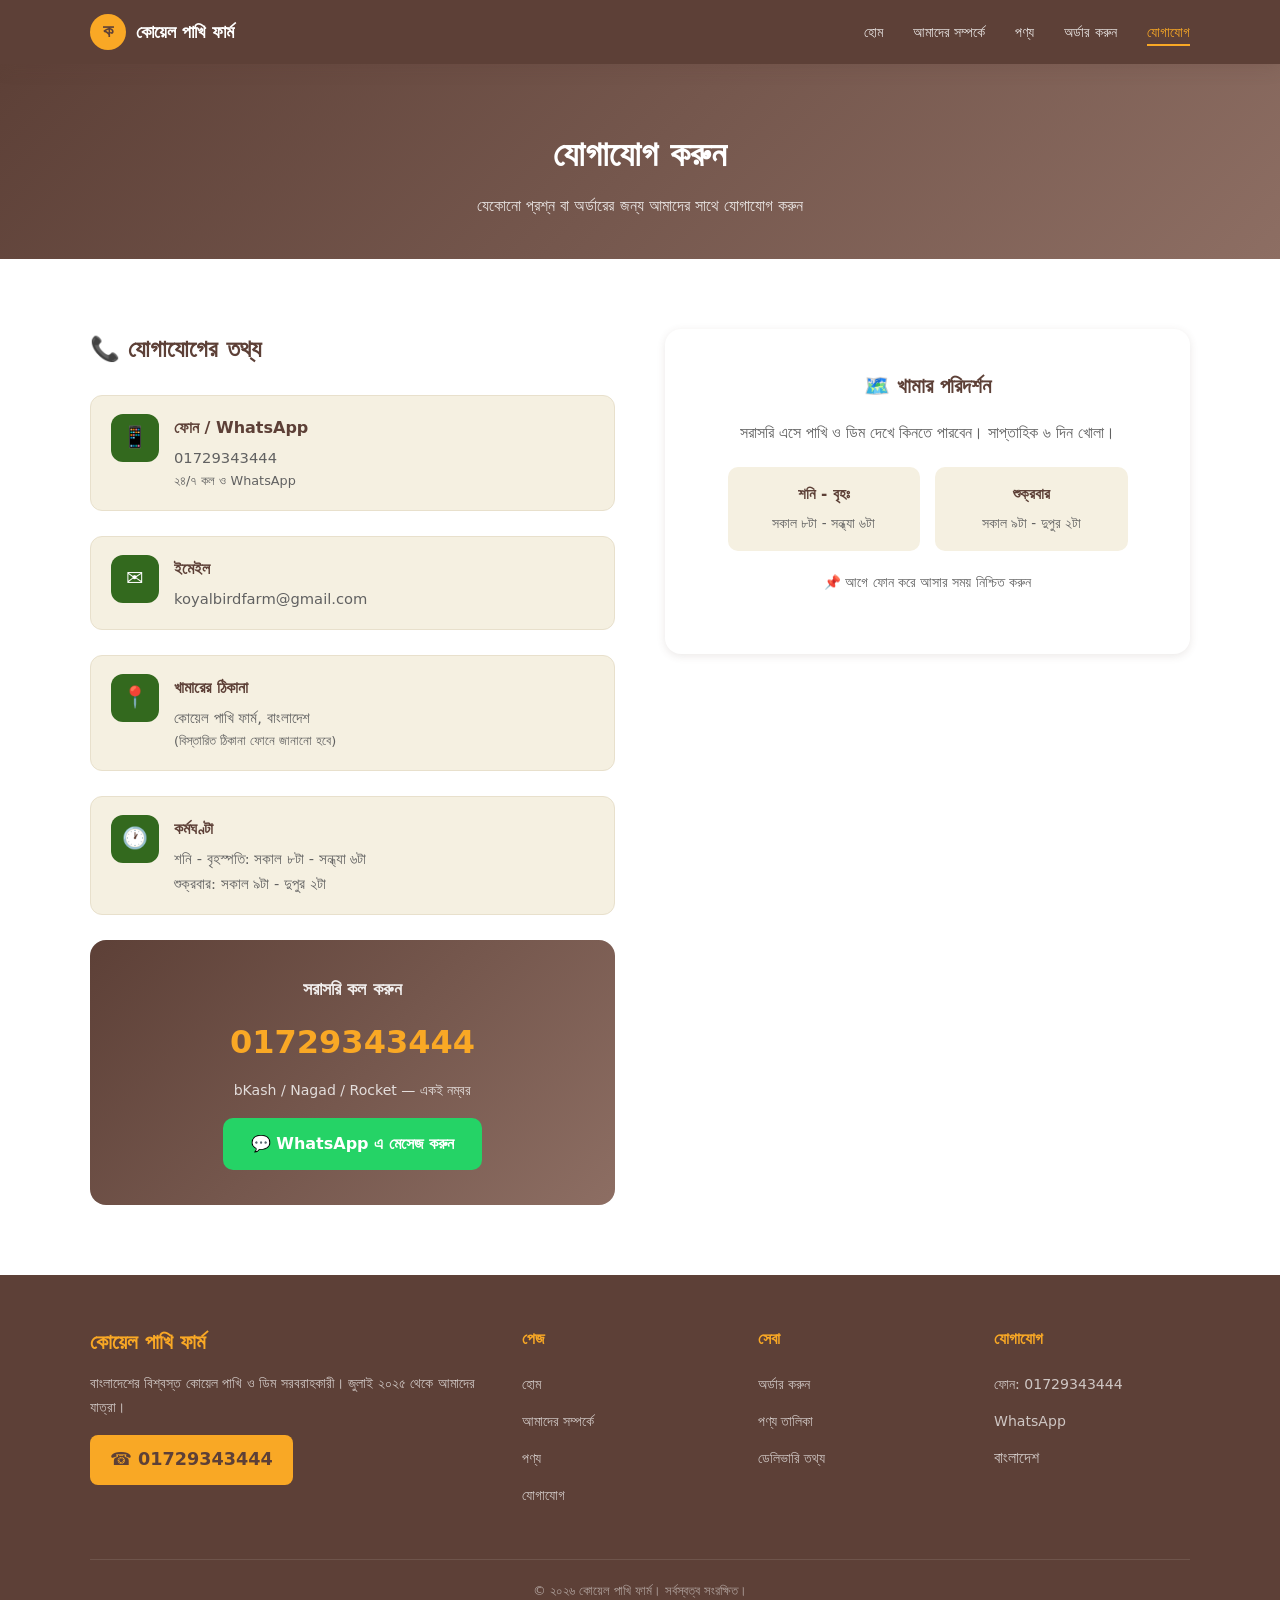
<file: contact.html>
<!DOCTYPE html>
<html lang="bn">
<head>
    <meta charset="UTF-8">
    <meta name="viewport" content="width=device-width, initial-scale=1.0">
    <title>যোগাযোগ - কোয়েল পাখি ফার্ম</title>
    <meta name="description" content="কোয়েল পাখি ফার্মের সাথে যোগাযোগ করুন। ফোন, WhatsApp, বা সরাসরি খামারে আসুন।">
    <link rel="stylesheet" href="style.css">
    <style>
        .page-header {
            background: linear-gradient(135deg, var(--soil) 0%, var(--soil-light) 100%);
            padding: 60px 0 40px;
            text-align: center;
            color: var(--white);
        }
        .page-header h1 {
            font-size: 2.2rem;
            font-weight: 700;
        }
        .page-header p {
            opacity: 0.85;
            margin-top: 8px;
        }

        .contact-section {
            background: var(--white);
        }
        .contact-grid {
            display: grid;
            grid-template-columns: 1fr 1fr;
            gap: 50px;
            align-items: start;
        }

        .contact-info h2 {
            font-size: 1.5rem;
            color: var(--soil);
            margin-bottom: 25px;
        }
        .contact-item {
            display: flex;
            align-items: flex-start;
            gap: 15px;
            margin-bottom: 25px;
            padding: 18px 20px;
            background: var(--egg);
            border-radius: 12px;
            border: 1px solid var(--egg-dark);
            transition: transform 0.2s;
        }
        .contact-item:hover {
            transform: translateX(5px);
        }
        .contact-icon {
            width: 48px;
            height: 48px;
            background: var(--leaf);
            border-radius: 12px;
            display: flex;
            align-items: center;
            justify-content: center;
            color: var(--white);
            font-size: 1.3rem;
            flex-shrink: 0;
        }
        .contact-detail h4 {
            font-size: 1rem;
            color: var(--soil);
            margin-bottom: 4px;
        }
        .contact-detail p, .contact-detail a {
            color: var(--gray);
            font-size: 0.92rem;
        }
        .contact-detail a:hover {
            color: var(--leaf);
        }

        .big-phone {
            background: linear-gradient(135deg, var(--soil) 0%, var(--soil-light) 100%);
            color: var(--white);
            padding: 35px 30px;
            border-radius: 16px;
            text-align: center;
            margin-top: 20px;
        }
        .big-phone h3 {
            font-size: 1.1rem;
            opacity: 0.9;
            margin-bottom: 10px;
        }
        .big-phone .number {
            font-size: 2rem;
            font-weight: 800;
            color: var(--gold);
            display: block;
            margin: 10px 0;
        }
        .big-phone p {
            font-size: 0.88rem;
            opacity: 0.8;
        }
        .wa-btn {
            display: inline-flex;
            align-items: center;
            gap: 8px;
            background: #25d366;
            color: var(--white);
            padding: 12px 28px;
            border-radius: 10px;
            font-weight: 600;
            margin-top: 15px;
            transition: transform 0.2s;
        }
        .wa-btn:hover {
            transform: translateY(-2px);
            color: var(--white);
        }

        .map-section {
            background: var(--egg);
        }
        .map-box {
            background: var(--white);
            padding: 40px;
            border-radius: 16px;
            text-align: center;
            box-shadow: var(--shadow);
        }
        .map-box h3 {
            color: var(--soil);
            font-size: 1.3rem;
            margin-bottom: 15px;
        }
        .map-box p {
            color: var(--gray);
            margin-bottom: 20px;
        }
        .hours-grid {
            display: grid;
            grid-template-columns: 1fr 1fr;
            gap: 15px;
            max-width: 400px;
            margin: 0 auto;
        }
        .hour-item {
            background: var(--egg);
            padding: 15px;
            border-radius: 10px;
        }
        .hour-item h5 {
            color: var(--soil);
            font-size: 0.95rem;
            margin-bottom: 5px;
        }
        .hour-item p {
            font-size: 0.85rem;
            margin: 0;
        }

        @media (max-width: 768px) {
            .contact-grid { grid-template-columns: 1fr; }
            .hours-grid { grid-template-columns: 1fr; }
        }
    </style>
</head>
<body>
    <nav class="nav">
        <div class="nav-inner">
            <a href="index.html" class="nav-logo">
                <div class="nav-logo-icon">ক</div>
                <span>কোয়েল পাখি ফার্ম</span>
            </a>
            <ul class="nav-links" id="navLinks">
                <li><a href="index.html">হোম</a></li>
                <li><a href="about.html">আমাদের সম্পর্কে</a></li>
                <li><a href="products.html">পণ্য</a></li>
                <li><a href="order.html">অর্ডার করুন</a></li>
                <li><a href="contact.html" class="active">যোগাযোগ</a></li>
            </ul>
            <button class="nav-mobile-btn" onclick="toggleMenu()">&#9776;</button>
        </div>
    </nav>

    <div class="page-header">
        <div class="container">
            <h1>যোগাযোগ করুন</h1>
            <p>যেকোনো প্রশ্ন বা অর্ডারের জন্য আমাদের সাথে যোগাযোগ করুন</p>
        </div>
    </div>

    <section class="contact-section section">
        <div class="container">
            <div class="contact-grid">
                <div class="contact-info">
                    <h2>📞 যোগাযোগের তথ্য</h2>

                    <div class="contact-item">
                        <div class="contact-icon">📱</div>
                        <div class="contact-detail">
                            <h4>ফোন / WhatsApp</h4>
                            <p><a href="tel:01729343444">01729343444</a></p>
                            <p style="font-size:0.8rem;color:var(--gray);">২৪/৭ কল ও WhatsApp</p>
                        </div>
                    </div>

                    <div class="contact-item">
                        <div class="contact-icon">✉️</div>
                        <div class="contact-detail">
                            <h4>ইমেইল</h4>
                            <p><a href="mailto:koyalbirdfarm@gmail.com">koyalbirdfarm@gmail.com</a></p>
                        </div>
                    </div>

                    <div class="contact-item">
                        <div class="contact-icon">📍</div>
                        <div class="contact-detail">
                            <h4>খামারের ঠিকানা</h4>
                            <p>কোয়েল পাখি ফার্ম, বাংলাদেশ</p>
                            <p style="font-size:0.8rem;">(বিস্তারিত ঠিকানা ফোনে জানানো হবে)</p>
                        </div>
                    </div>

                    <div class="contact-item">
                        <div class="contact-icon">🕐</div>
                        <div class="contact-detail">
                            <h4>কর্মঘণ্টা</h4>
                            <p>শনি - বৃহস্পতি: সকাল ৮টা - সন্ধ্যা ৬টা</p>
                            <p>শুক্রবার: সকাল ৯টা - দুপুর ২টা</p>
                        </div>
                    </div>

                    <div class="big-phone">
                        <h3>সরাসরি কল করুন</h3>
                        <span class="number">01729343444</span>
                        <p>bKash / Nagad / Rocket — একই নম্বর</p>
                        <a href="https://wa.me/8801729343444" class="wa-btn" target="_blank">
                            💬 WhatsApp এ মেসেজ করুন
                        </a>
                    </div>
                </div>

                <div>
                    <div class="map-box">
                        <h3>🗺️ খামার পরিদর্শন</h3>
                        <p>সরাসরি এসে পাখি ও ডিম দেখে কিনতে পারবেন। সাপ্তাহিক ৬ দিন খোলা।</p>
                        <div class="hours-grid">
                            <div class="hour-item">
                                <h5>শনি - বৃহঃ</h5>
                                <p>সকাল ৮টা - সন্ধ্যা ৬টা</p>
                            </div>
                            <div class="hour-item">
                                <h5>শুক্রবার</h5>
                                <p>সকাল ৯টা - দুপুর ২টা</p>
                            </div>
                        </div>
                        <p style="margin-top:20px;font-size:0.85rem;color:var(--gray);">
                            📌 আগে ফোন করে আসার সময় নিশ্চিত করুন
                        </p>
                    </div>
                </div>
            </div>
        </div>
    </section>

    <footer class="footer">
        <div class="container">
            <div class="footer-grid">
                <div class="footer-brand">
                    <h3>কোয়েল পাখি ফার্ম</h3>
                    <p>বাংলাদেশের বিশ্বস্ত কোয়েল পাখি ও ডিম সরবরাহকারী। জুলাই ২০২৫ থেকে আমাদের যাত্রা।</p>
                    <div class="footer-phone">&#9742; 01729343444</div>
                </div>
                <div class="footer-links">
                    <h4>পেজ</h4>
                    <ul>
                        <li><a href="index.html">হোম</a></li>
                        <li><a href="about.html">আমাদের সম্পর্কে</a></li>
                        <li><a href="products.html">পণ্য</a></li>
                        <li><a href="contact.html">যোগাযোগ</a></li>
                    </ul>
                </div>
                <div class="footer-links">
                    <h4>সেবা</h4>
                    <ul>
                        <li><a href="order.html">অর্ডার করুন</a></li>
                        <li><a href="products.html">পণ্য তালিকা</a></li>
                        <li><a href="contact.html">ডেলিভারি তথ্য</a></li>
                    </ul>
                </div>
                <div class="footer-links">
                    <h4>যোগাযোগ</h4>
                    <ul>
                        <li><a href="tel:01729343444">ফোন: 01729343444</a></li>
                        <li><a href="https://wa.me/8801729343444" target="_blank">WhatsApp</a></li>
                        <li>বাংলাদেশ</li>
                    </ul>
                </div>
            </div>
            <div class="footer-bottom">
                <p>&copy; ২০২৬ কোয়েল পাখি ফার্ম। সর্বস্বত্ব সংরক্ষিত।</p>
            </div>
        </div>
    </footer>

    <script>
        function toggleMenu() {
            document.getElementById('navLinks').classList.toggle('show');
        }
        document.querySelectorAll('.nav-links a').forEach(a => {
            a.addEventListener('click', () => {
                document.getElementById('navLinks').classList.remove('show');
            });
        });
        document.addEventListener('contextmenu', e => {
            if (e.target.tagName === 'IMG') e.preventDefault();
        });
    </script>
</body>
</html>
</file>
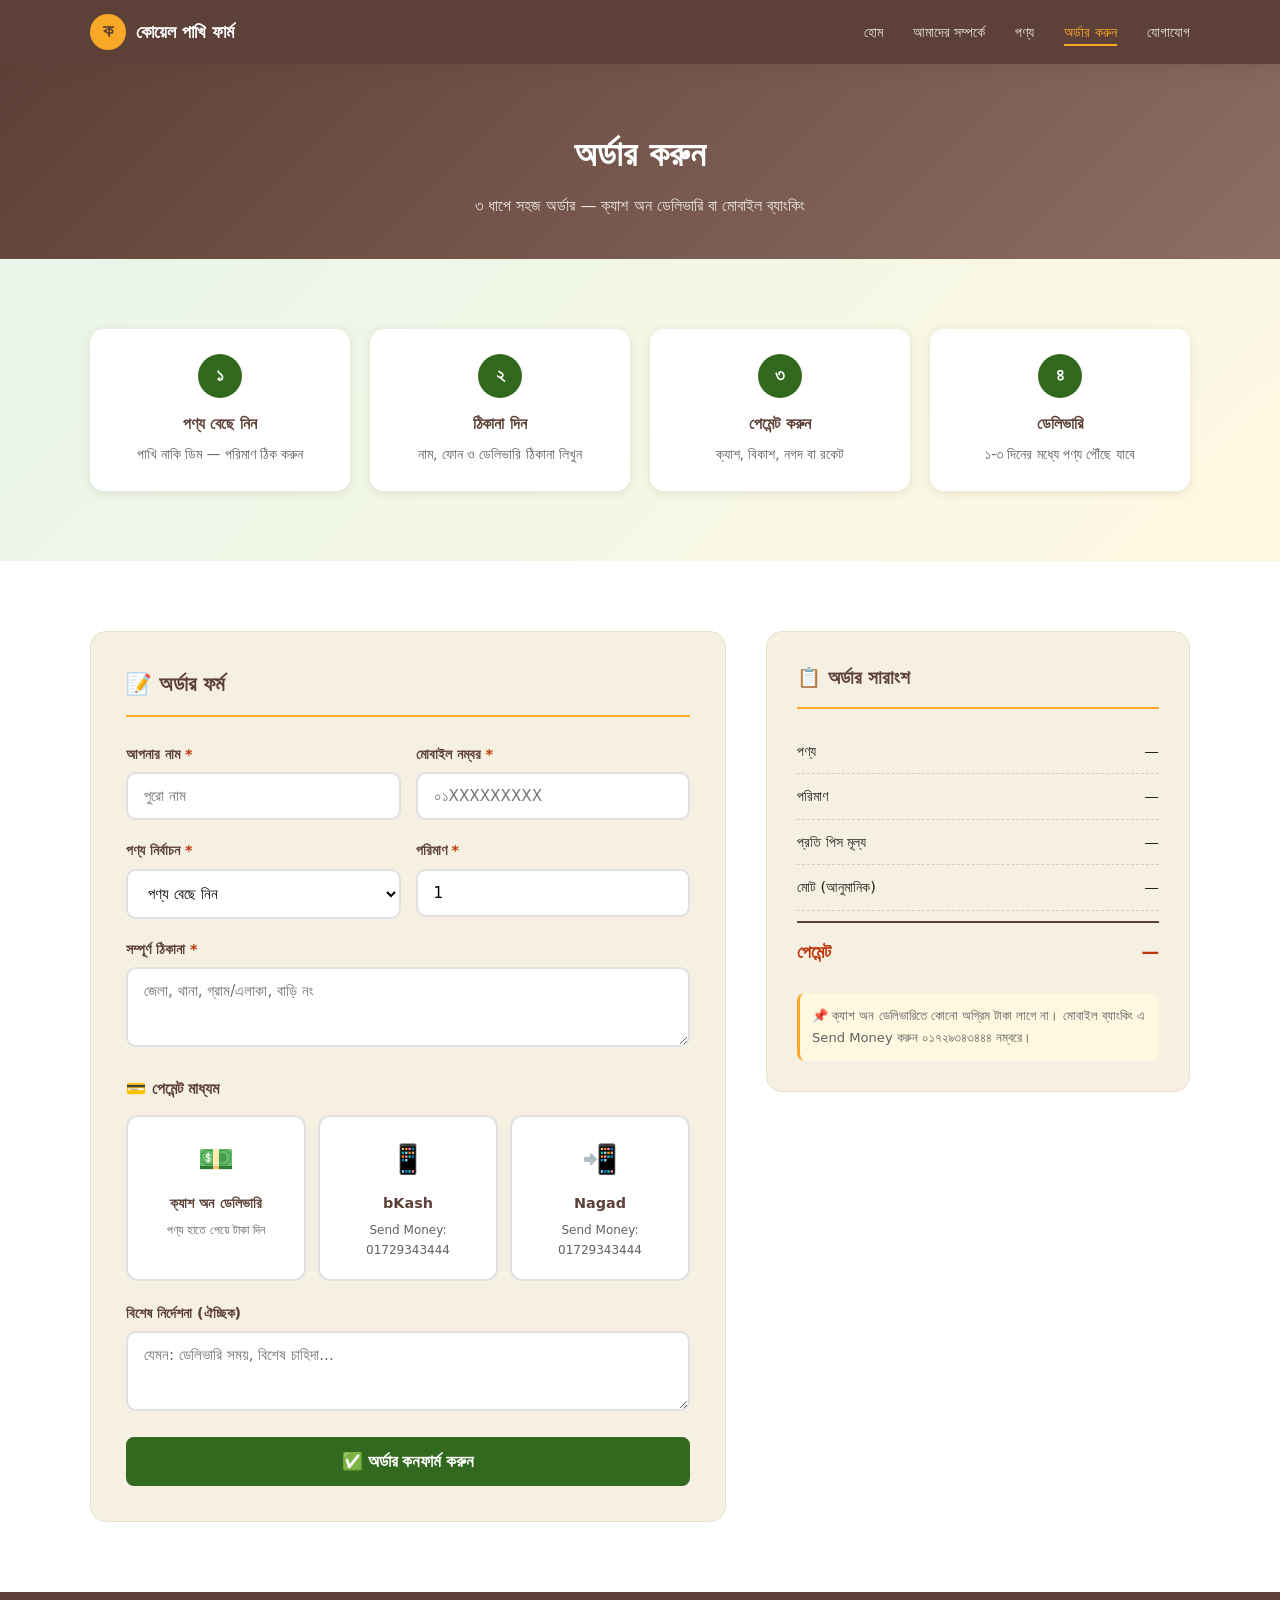
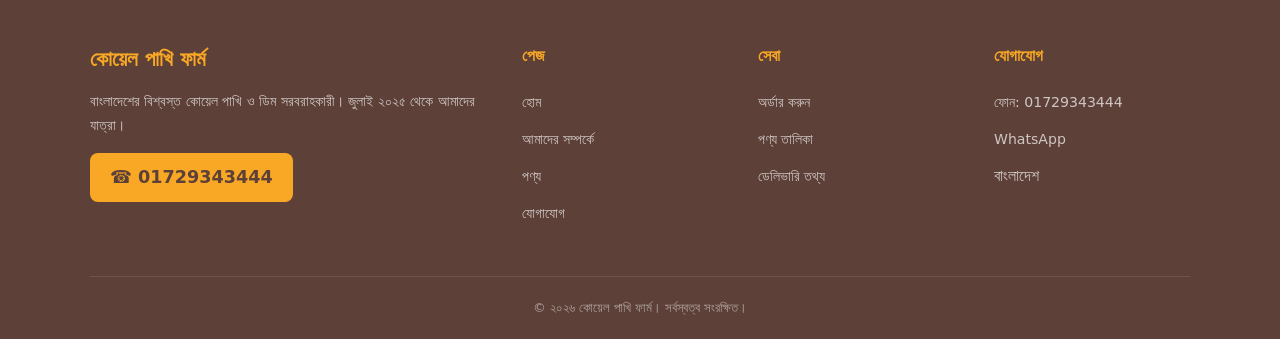
<file: order.html>
<!DOCTYPE html>
<html lang="bn">
<head>
    <meta charset="UTF-8">
    <meta name="viewport" content="width=device-width, initial-scale=1.0">
    <title>অর্ডার করুন - কোয়েল পাখি ফার্ম</title>
    <meta name="description" content="সহজ অর্ডার প্রক্রিয়া। ক্যাশ অন ডেলিভারি বা মোবাইল ব্যাংকিং।">
    <link rel="stylesheet" href="style.css">
    <style>
        .page-header {
            background: linear-gradient(135deg, var(--soil) 0%, var(--soil-light) 100%);
            padding: 60px 0 40px;
            text-align: center;
            color: var(--white);
        }
        .page-header h1 {
            font-size: 2.2rem;
            font-weight: 700;
        }
        .page-header p {
            opacity: 0.85;
            margin-top: 8px;
        }

        .order-section {
            background: var(--white);
        }
        .order-grid {
            display: grid;
            grid-template-columns: 1.2fr 0.8fr;
            gap: 40px;
            align-items: start;
        }

        /* Form */
        .order-form {
            background: var(--egg);
            padding: 35px;
            border-radius: 16px;
            border: 1px solid var(--egg-dark);
        }
        .form-title {
            font-size: 1.3rem;
            color: var(--soil);
            margin-bottom: 25px;
            padding-bottom: 12px;
            border-bottom: 2px solid var(--gold);
        }
        .form-group {
            margin-bottom: 18px;
        }
        .form-group label {
            display: block;
            margin-bottom: 6px;
            font-weight: 600;
            font-size: 0.9rem;
            color: var(--soil);
        }
        .form-group label .req {
            color: var(--rust);
        }
        .form-group input,
        .form-group select,
        .form-group textarea {
            width: 100%;
            padding: 13px 16px;
            border: 2px solid #e0e0e0;
            border-radius: 10px;
            font-family: inherit;
            font-size: 0.95rem;
            background: var(--white);
            transition: border-color 0.2s;
        }
        .form-group input:focus,
        .form-group select:focus,
        .form-group textarea:focus {
            outline: none;
            border-color: var(--leaf);
        }
        .form-group textarea {
            resize: vertical;
            min-height: 80px;
        }
        .form-row {
            display: grid;
            grid-template-columns: 1fr 1fr;
            gap: 15px;
        }

        /* Payment Methods */
        .payment-box {
            margin: 20px 0;
        }
        .payment-box h4 {
            font-size: 1rem;
            color: var(--soil);
            margin-bottom: 12px;
        }
        .pay-options {
            display: grid;
            grid-template-columns: repeat(3, 1fr);
            gap: 12px;
        }
        .pay-option {
            background: var(--white);
            border: 2px solid #e0e0e0;
            border-radius: 12px;
            padding: 18px 12px;
            text-align: center;
            cursor: pointer;
            transition: all 0.25s;
        }
        .pay-option:hover {
            border-color: var(--leaf);
        }
        .pay-option.active {
            border-color: var(--leaf);
            background: #e8f5e9;
            box-shadow: 0 0 0 3px rgba(51,105,30,0.1);
        }
        .pay-option .pay-icon {
            font-size: 1.8rem;
            margin-bottom: 8px;
        }
        .pay-option h5 {
            font-size: 0.9rem;
            color: var(--soil);
            margin-bottom: 4px;
        }
        .pay-option p {
            font-size: 0.75rem;
            color: var(--gray);
        }

        /* Order Summary */
        .summary-box {
            background: var(--egg);
            padding: 30px;
            border-radius: 16px;
            border: 1px solid var(--egg-dark);
            position: sticky;
            top: 90px;
        }
        .summary-box h3 {
            font-size: 1.2rem;
            color: var(--soil);
            margin-bottom: 20px;
            padding-bottom: 12px;
            border-bottom: 2px solid var(--gold);
        }
        .summary-item {
            display: flex;
            justify-content: space-between;
            padding: 10px 0;
            border-bottom: 1px dashed #d7ccc8;
            font-size: 0.9rem;
        }
        .summary-item.total {
            border-bottom: none;
            border-top: 2px solid var(--soil);
            margin-top: 10px;
            padding-top: 15px;
            font-weight: 700;
            font-size: 1.1rem;
            color: var(--rust);
        }
        .summary-note {
            font-size: 0.82rem;
            color: var(--gray);
            margin-top: 15px;
            padding: 12px;
            background: var(--warm);
            border-radius: 8px;
            border-left: 3px solid var(--gold);
        }

        /* Steps */
        .steps {
            background: linear-gradient(135deg, #e8f5e9 0%, var(--warm) 100%);
        }
        .steps-grid {
            display: grid;
            grid-template-columns: repeat(4, 1fr);
            gap: 20px;
        }
        .step-card {
            background: var(--white);
            padding: 25px 20px;
            border-radius: 14px;
            text-align: center;
            box-shadow: var(--shadow);
        }
        .step-num {
            width: 44px;
            height: 44px;
            background: var(--leaf);
            color: var(--white);
            border-radius: 50%;
            display: flex;
            align-items: center;
            justify-content: center;
            font-weight: 700;
            font-size: 1.1rem;
            margin: 0 auto 12px;
        }
        .step-card h4 {
            font-size: 1rem;
            color: var(--soil);
            margin-bottom: 6px;
        }
        .step-card p {
            font-size: 0.85rem;
            color: var(--gray);
        }

        /* Success Modal */
        .modal-overlay {
            display: none;
            position: fixed;
            top: 0; left: 0; right: 0; bottom: 0;
            background: rgba(0,0,0,0.6);
            z-index: 2000;
            align-items: center;
            justify-content: center;
        }
        .modal-overlay.show {
            display: flex;
        }
        .modal-box {
            background: var(--white);
            padding: 40px 35px;
            border-radius: 20px;
            max-width: 420px;
            text-align: center;
            box-shadow: 0 20px 60px rgba(0,0,0,0.3);
            animation: popIn 0.3s ease;
        }
        @keyframes popIn {
            from { transform: scale(0.9); opacity: 0; }
            to { transform: scale(1); opacity: 1; }
        }
        .modal-box .icon {
            font-size: 3rem;
            margin-bottom: 15px;
        }
        .modal-box h3 {
            font-size: 1.4rem;
            color: var(--soil);
            margin-bottom: 10px;
        }
        .modal-box p {
            color: var(--gray);
            font-size: 0.92rem;
            margin-bottom: 20px;
        }
        .modal-box .btn {
            margin: 5px;
        }

        @media (max-width: 768px) {
            .order-grid { grid-template-columns: 1fr; }
            .summary-box { position: static; }
            .form-row { grid-template-columns: 1fr; }
            .pay-options { grid-template-columns: 1fr; }
            .steps-grid { grid-template-columns: repeat(2, 1fr); }
        }
    </style>
</head>
<body>
    <nav class="nav">
        <div class="nav-inner">
            <a href="index.html" class="nav-logo">
                <div class="nav-logo-icon">ক</div>
                <span>কোয়েল পাখি ফার্ম</span>
            </a>
            <ul class="nav-links" id="navLinks">
                <li><a href="index.html">হোম</a></li>
                <li><a href="about.html">আমাদের সম্পর্কে</a></li>
                <li><a href="products.html">পণ্য</a></li>
                <li><a href="order.html" class="active">অর্ডার করুন</a></li>
                <li><a href="contact.html">যোগাযোগ</a></li>
            </ul>
            <button class="nav-mobile-btn" onclick="toggleMenu()">&#9776;</button>
        </div>
    </nav>

    <div class="page-header">
        <div class="container">
            <h1>অর্ডার করুন</h1>
            <p>৩ ধাপে সহজ অর্ডার — ক্যাশ অন ডেলিভারি বা মোবাইল ব্যাংকিং</p>
        </div>
    </div>

    <!-- Steps -->
    <section class="steps section">
        <div class="container">
            <div class="steps-grid">
                <div class="step-card">
                    <div class="step-num">১</div>
                    <h4>পণ্য বেছে নিন</h4>
                    <p>পাখি নাকি ডিম — পরিমাণ ঠিক করুন</p>
                </div>
                <div class="step-card">
                    <div class="step-num">২</div>
                    <h4>ঠিকানা দিন</h4>
                    <p>নাম, ফোন ও ডেলিভারি ঠিকানা লিখুন</p>
                </div>
                <div class="step-card">
                    <div class="step-num">৩</div>
                    <h4>পেমেন্ট করুন</h4>
                    <p>ক্যাশ, বিকাশ, নগদ বা রকেট</p>
                </div>
                <div class="step-card">
                    <div class="step-num">৪</div>
                    <h4>ডেলিভারি</h4>
                    <p>১-৩ দিনের মধ্যে পণ্য পৌঁছে যাবে</p>
                </div>
            </div>
        </div>
    </section>

    <!-- Order Form -->
    <section class="order-section section">
        <div class="container">
            <div class="order-grid">
                <div class="order-form">
                    <h2 class="form-title">📝 অর্ডার ফর্ম</h2>
                    <form id="orderForm" onsubmit="submitOrder(event)">
                        <div class="form-row">
                            <div class="form-group">
                                <label>আপনার নাম <span class="req">*</span></label>
                                <input type="text" id="cName" placeholder="পুরো নাম" required>
                            </div>
                            <div class="form-group">
                                <label>মোবাইল নম্বর <span class="req">*</span></label>
                                <input type="tel" id="cPhone" placeholder="০১XXXXXXXXX" required>
                            </div>
                        </div>

                        <div class="form-row">
                            <div class="form-group">
                                <label>পণ্য নির্বাচন <span class="req">*</span></label>
                                <select id="cProduct" onchange="updateSummary()" required>
                                    <option value="">পণ্য বেছে নিন</option>
                                    <option value="bird" data-price="60">কোয়েল পাখি — ৫০-৭০ টাকা/পিস</option>
                                    <option value="egg" data-price="18">কোয়েল ডিম — ১৫-২২ টাকা/পিস</option>
                                    <option value="both">পাখি + ডিম (উভয়)</option>
                                </select>
                            </div>
                            <div class="form-group">
                                <label>পরিমাণ <span class="req">*</span></label>
                                <input type="number" id="cQty" min="1" value="1" onchange="updateSummary()" required>
                            </div>
                        </div>

                        <div class="form-group">
                            <label>সম্পূর্ণ ঠিকানা <span class="req">*</span></label>
                            <textarea id="cAddress" placeholder="জেলা, থানা, গ্রাম/এলাকা, বাড়ি নং" required></textarea>
                        </div>

                        <!-- Payment -->
                        <div class="payment-box">
                            <h4>💳 পেমেন্ট মাধ্যম</h4>
                            <div class="pay-options">
                                <div class="pay-option" onclick="selectPay(this, 'cod')">
                                    <div class="pay-icon">💵</div>
                                    <h5>ক্যাশ অন ডেলিভারি</h5>
                                    <p>পণ্য হাতে পেয়ে টাকা দিন</p>
                                </div>
                                <div class="pay-option" onclick="selectPay(this, 'bkash')">
                                    <div class="pay-icon">📱</div>
                                    <h5>bKash</h5>
                                    <p>Send Money: 01729343444</p>
                                </div>
                                <div class="pay-option" onclick="selectPay(this, 'nagad')">
                                    <div class="pay-icon">📲</div>
                                    <h5>Nagad</h5>
                                    <p>Send Money: 01729343444</p>
                                </div>
                            </div>
                            <input type="hidden" id="cPayment" required>
                        </div>

                        <!-- Transaction ID (hidden by default, shown for mobile banking) -->
                        <div class="form-group" id="txidBox" style="display:none;">
                            <label>ট্রানজাকশন ID <span class="req">*</span></label>
                            <input type="text" id="cTxid" placeholder="bKash/Nagad ট্রানজাকশন ID">
                        </div>

                        <div class="form-group">
                            <label>বিশেষ নির্দেশনা (ঐচ্ছিক)</label>
                            <textarea id="cNote" placeholder="যেমন: ডেলিভারি সময়, বিশেষ চাহিদা..."></textarea>
                        </div>

                        <button type="submit" class="btn btn-primary btn-full" style="font-size:1.05rem;padding:14px;">
                            ✅ অর্ডার কনফার্ম করুন
                        </button>
                    </form>
                </div>

                <!-- Summary -->
                <div class="summary-box">
                    <h3>📋 অর্ডার সারাংশ</h3>
                    <div class="summary-item">
                        <span>পণ্য</span>
                        <span id="sProduct">—</span>
                    </div>
                    <div class="summary-item">
                        <span>পরিমাণ</span>
                        <span id="sQty">—</span>
                    </div>
                    <div class="summary-item">
                        <span>প্রতি পিস মূল্য</span>
                        <span id="sUnit">—</span>
                    </div>
                    <div class="summary-item">
                        <span>মোট (আনুমানিক)</span>
                        <span id="sTotal">—</span>
                    </div>
                    <div class="summary-item total">
                        <span>পেমেন্ট</span>
                        <span id="sPay">—</span>
                    </div>
                    <div class="summary-note">
                        📌 ক্যাশ অন ডেলিভারিতে কোনো অগ্রিম টাকা লাগে না। মোবাইল ব্যাংকিং এ Send Money করুন ০১৭২৯৩৪৩৪৪৪ নম্বরে।
                    </div>
                </div>
            </div>
        </div>
    </section>

    <!-- Success Modal -->
    <div class="modal-overlay" id="successModal">
        <div class="modal-box">
            <div class="icon">🎉</div>
            <h3>অর্ডার সফল!</h3>
            <p>আপনার অর্ডার তথ্য WhatsApp এ পাঠানো হয়েছে। আমরা শীঘ্রই যোগাযোগ করব।</p>
            <a href="https://wa.me/8801729343444" target="_blank" class="btn btn-gold">WhatsApp খুলুন</a>
            <a href="index.html" class="btn btn-outline">হোম এ যান</a>
        </div>
    </div>

    <footer class="footer">
        <div class="container">
            <div class="footer-grid">
                <div class="footer-brand">
                    <h3>কোয়েল পাখি ফার্ম</h3>
                    <p>বাংলাদেশের বিশ্বস্ত কোয়েল পাখি ও ডিম সরবরাহকারী। জুলাই ২০২৫ থেকে আমাদের যাত্রা।</p>
                    <div class="footer-phone">&#9742; 01729343444</div>
                </div>
                <div class="footer-links">
                    <h4>পেজ</h4>
                    <ul>
                        <li><a href="index.html">হোম</a></li>
                        <li><a href="about.html">আমাদের সম্পর্কে</a></li>
                        <li><a href="products.html">পণ্য</a></li>
                        <li><a href="contact.html">যোগাযোগ</a></li>
                    </ul>
                </div>
                <div class="footer-links">
                    <h4>সেবা</h4>
                    <ul>
                        <li><a href="order.html">অর্ডার করুন</a></li>
                        <li><a href="products.html">পণ্য তালিকা</a></li>
                        <li><a href="contact.html">ডেলিভারি তথ্য</a></li>
                    </ul>
                </div>
                <div class="footer-links">
                    <h4>যোগাযোগ</h4>
                    <ul>
                        <li><a href="tel:01729343444">ফোন: 01729343444</a></li>
                        <li><a href="https://wa.me/8801729343444" target="_blank">WhatsApp</a></li>
                        <li>বাংলাদেশ</li>
                    </ul>
                </div>
            </div>
            <div class="footer-bottom">
                <p>&copy; ২০২৬ কোয়েল পাখি ফার্ম। সর্বস্বত্ব সংরক্ষিত।</p>
            </div>
        </div>
    </footer>

    <script>
        // Mobile menu
        function toggleMenu() {
            document.getElementById('navLinks').classList.toggle('show');
        }
        document.querySelectorAll('.nav-links a').forEach(a => {
            a.addEventListener('click', () => {
                document.getElementById('navLinks').classList.remove('show');
            });
        });

        // Image protection
        document.addEventListener('contextmenu', e => {
            if (e.target.tagName === 'IMG') e.preventDefault();
        });

        // Payment selection
        function selectPay(el, method) {
            document.querySelectorAll('.pay-option').forEach(o => o.classList.remove('active'));
            el.classList.add('active');
            document.getElementById('cPayment').value = method;

            // Show/hide TxID field
            const txidBox = document.getElementById('txidBox');
            const txidInput = document.getElementById('cTxid');
            if (method === 'cod') {
                txidBox.style.display = 'none';
                txidInput.required = false;
            } else {
                txidBox.style.display = 'block';
                txidInput.required = true;
            }
            updateSummary();
        }

        // Update order summary
        function updateSummary() {
            const product = document.getElementById('cProduct');
            const qty = parseInt(document.getElementById('cQty').value) || 0;
            const payment = document.getElementById('cPayment').value;

            const productText = product.options[product.selectedIndex].text;
            const selectedOption = product.options[product.selectedIndex];
            const unitPrice = parseInt(selectedOption.dataset.price) || 0;

            document.getElementById('sProduct').textContent = productText.split('—')[0] || '—';
            document.getElementById('sQty').textContent = qty > 0 ? qty + ' পিস' : '—';
            document.getElementById('sUnit').textContent = unitPrice > 0 ? unitPrice + ' টাকা' : '—';
            document.getElementById('sTotal').textContent = (unitPrice * qty) > 0 ? (unitPrice * qty) + ' টাকা (আনুমানিক)' : '—';

            const payText = {
                'cod': 'ক্যাশ অন ডেলিভারি',
                'bkash': 'bKash (01729343444)',
                'nagad': 'Nagad (01729343444)'
            };
            document.getElementById('sPay').textContent = payText[payment] || '—';
        }

        // Submit order — sends WhatsApp message automatically
        function submitOrder(e) {
            e.preventDefault();

            const payment = document.getElementById('cPayment').value;
            if (!payment) {
                alert('অনুগ্রহ করে একটি পেমেন্ট মাধ্যম নির্বাচন করুন!');
                return;
            }

            // Get all values
            const name = document.getElementById('cName').value.trim();
            const phone = document.getElementById('cPhone').value.trim();
            const product = document.getElementById('cProduct');
            const productText = product.options[product.selectedIndex].text;
            const qty = document.getElementById('cQty').value;
            const address = document.getElementById('cAddress').value.trim();
            const txid = document.getElementById('cTxid').value.trim();
            const note = document.getElementById('cNote').value.trim();

            // Build WhatsApp message
            let msg = `🐦 *কোয়েল পাখি ফার্ম — নতুন অর্ডার*

`;
            msg += `👤 *নাম:* ${name}
`;
            msg += `📞 *ফোন:* ${phone}
`;
            msg += `📦 *পণ্য:* ${productText}
`;
            msg += `🔢 *পরিমাণ:* ${qty} পিস
`;
            msg += `📍 *ঠিকানা:* ${address}
`;
            msg += `💳 *পেমেন্ট:* ${payment.toUpperCase()}
`;
            if (txid) msg += `🧾 *TxID:* ${txid}
`;
            if (note) msg += `📝 *নোট:* ${note}
`;
            msg += `
⏰ অর্ডার সময়: ${new Date().toLocaleString('bn-BD')}`;

            // Open WhatsApp with pre-filled message
            const waUrl = `https://wa.me/8801729343444?text=${encodeURIComponent(msg)}`;
            window.open(waUrl, '_blank');

            // Show success modal
            document.getElementById('successModal').classList.add('show');

            // Reset form
            e.target.reset();
            document.querySelectorAll('.pay-option').forEach(o => o.classList.remove('active'));
            document.getElementById('cPayment').value = '';
            document.getElementById('txidBox').style.display = 'none';
            updateSummary();
        }

        // Close modal on overlay click
        document.getElementById('successModal').addEventListener('click', function(e) {
            if (e.target === this) this.classList.remove('show');
        });

        // Auto-select product from URL
        window.addEventListener('load', function() {
            const params = new URLSearchParams(window.location.search);
            const prod = params.get('product');
            if (prod) {
                const select = document.getElementById('cProduct');
                for (let i = 0; i < select.options.length; i++) {
                    if (select.options[i].value === prod) {
                        select.selectedIndex = i;
                        updateSummary();
                        break;
                    }
                }
            }
        });
    </script>
</body>
</html>
</file>
<file: style.css>
/* ============================================
   Koyal Bird Farm - Bangladesh
   Started: July 2025
   Current: 45 birds, 40 eggs/day
   Future: 100+ birds, expanding agriculture
   ============================================ */

:root {
    --soil: #5d4037;
    --soil-light: #8d6e63;
    --leaf: #33691e;
    --leaf-light: #558b2f;
    --egg: #f5f0e1;
    --egg-dark: #e8e0cc;
    --warm: #fff8e1;
    --gold: #f9a825;
    --rust: #bf360c;
    --dark: #212121;
    --gray: #616161;
    --light-gray: #f5f5f5;
    --white: #ffffff;
    --shadow: 0 2px 8px rgba(93,64,55,0.12);
    --shadow-deep: 0 4px 16px rgba(93,64,55,0.18);
}

* {
    margin: 0;
    padding: 0;
    box-sizing: border-box;
}

html {
    scroll-behavior: smooth;
}

body {
    font-family: 'Segoe UI', system-ui, -apple-system, sans-serif;
    background: var(--egg);
    color: var(--dark);
    line-height: 1.7;
    font-size: 16px;
}

img {
    max-width: 100%;
    height: auto;
    display: block;
}

a {
    color: var(--leaf);
    text-decoration: none;
    transition: color 0.2s;
}

a:hover {
    color: var(--soil);
}

/* ============================================
   NAVIGATION
   ============================================ */
.nav {
    background: var(--soil);
    padding: 0;
    position: sticky;
    top: 0;
    z-index: 1000;
    box-shadow: var(--shadow-deep);
}

.nav-inner {
    max-width: 1140px;
    margin: 0 auto;
    padding: 0 20px;
    display: flex;
    justify-content: space-between;
    align-items: center;
    height: 64px;
}

.nav-logo {
    display: flex;
    align-items: center;
    gap: 10px;
    color: var(--white);
    font-weight: 700;
    font-size: 1.15rem;
}

.nav-logo-icon {
    width: 36px;
    height: 36px;
    background: var(--gold);
    border-radius: 50%;
    display: flex;
    align-items: center;
    justify-content: center;
    color: var(--soil);
    font-size: 1.1rem;
}

.nav-links {
    display: flex;
    gap: 30px;
    list-style: none;
}

.nav-links a {
    color: rgba(255,255,255,0.85);
    font-size: 0.9rem;
    font-weight: 500;
    padding: 6px 0;
    position: relative;
}

.nav-links a:hover,
.nav-links a.active {
    color: var(--gold);
}

.nav-links a::after {
    content: '';
    position: absolute;
    bottom: 0;
    left: 0;
    width: 0;
    height: 2px;
    background: var(--gold);
    transition: width 0.3s;
}

.nav-links a:hover::after,
.nav-links a.active::after {
    width: 100%;
}

.nav-mobile-btn {
    display: none;
    color: var(--white);
    font-size: 1.5rem;
    cursor: pointer;
    background: none;
    border: none;
}

/* ============================================
   BUTTONS
   ============================================ */
.btn {
    display: inline-block;
    padding: 12px 28px;
    border-radius: 8px;
    font-weight: 600;
    font-size: 0.95rem;
    cursor: pointer;
    border: none;
    transition: all 0.25s;
    text-align: center;
}

.btn-primary {
    background: var(--leaf);
    color: var(--white);
}

.btn-primary:hover {
    background: var(--leaf-light);
    transform: translateY(-1px);
    box-shadow: var(--shadow-deep);
}

.btn-gold {
    background: var(--gold);
    color: var(--soil);
}

.btn-gold:hover {
    background: #f57f17;
    transform: translateY(-1px);
}

.btn-outline {
    background: transparent;
    color: var(--leaf);
    border: 2px solid var(--leaf);
}

.btn-outline:hover {
    background: var(--leaf);
    color: var(--white);
}

.btn-full {
    width: 100%;
}

.btn-sm {
    padding: 8px 20px;
    font-size: 0.85rem;
}

/* ============================================
   CONTAINER
   ============================================ */
.container {
    max-width: 1140px;
    margin: 0 auto;
    padding: 0 20px;
}

.section {
    padding: 70px 0;
}

.section-title {
    text-align: center;
    font-size: 2rem;
    font-weight: 700;
    color: var(--soil);
    margin-bottom: 8px;
}

.section-sub {
    text-align: center;
    color: var(--gray);
    font-size: 0.95rem;
    margin-bottom: 10px;
}

.divider {
    width: 60px;
    height: 3px;
    background: var(--gold);
    margin: 0 auto 40px;
    border-radius: 2px;
}

/* ============================================
   FOOTER
   ============================================ */
.footer {
    background: var(--soil);
    color: rgba(255,255,255,0.7);
    padding: 50px 0 20px;
}

.footer-grid {
    display: grid;
    grid-template-columns: 2fr 1fr 1fr 1fr;
    gap: 40px;
    margin-bottom: 40px;
}

.footer-brand h3 {
    color: var(--gold);
    font-size: 1.3rem;
    margin-bottom: 12px;
}

.footer-brand p {
    font-size: 0.88rem;
    line-height: 1.7;
}

.footer-links h4 {
    color: var(--gold);
    font-size: 1rem;
    margin-bottom: 18px;
}

.footer-links ul {
    list-style: none;
}

.footer-links li {
    margin-bottom: 10px;
}

.footer-links a {
    color: rgba(255,255,255,0.7);
    font-size: 0.88rem;
    transition: color 0.2s;
}

.footer-links a:hover {
    color: var(--gold);
}

.footer-bottom {
    border-top: 1px solid rgba(255,255,255,0.1);
    padding-top: 20px;
    text-align: center;
    font-size: 0.8rem;
    color: rgba(255,255,255,0.5);
}

.footer-phone {
    display: inline-block;
    background: var(--gold);
    color: var(--soil);
    padding: 10px 20px;
    border-radius: 8px;
    font-weight: 700;
    font-size: 1.1rem;
    margin-top: 15px;
}

/* ============================================
   PROTECTION - Disable right click on images
   ============================================ */
.protect-img {
    pointer-events: none;
    -webkit-user-select: none;
    user-select: none;
}

/* ============================================
   RESPONSIVE
   ============================================ */
@media (max-width: 768px) {
    .nav-links {
        display: none;
        position: absolute;
        top: 64px;
        left: 0;
        right: 0;
        background: var(--soil);
        flex-direction: column;
        padding: 20px;
        gap: 15px;
    }
    .nav-links.show {
        display: flex;
    }
    .nav-mobile-btn {
        display: block;
    }
    .section {
        padding: 50px 0;
    }
    .section-title {
        font-size: 1.6rem;
    }
    .footer-grid {
        grid-template-columns: 1fr 1fr;
    }
}

@media (max-width: 480px) {
    .footer-grid {
        grid-template-columns: 1fr;
    }
}
</file>
